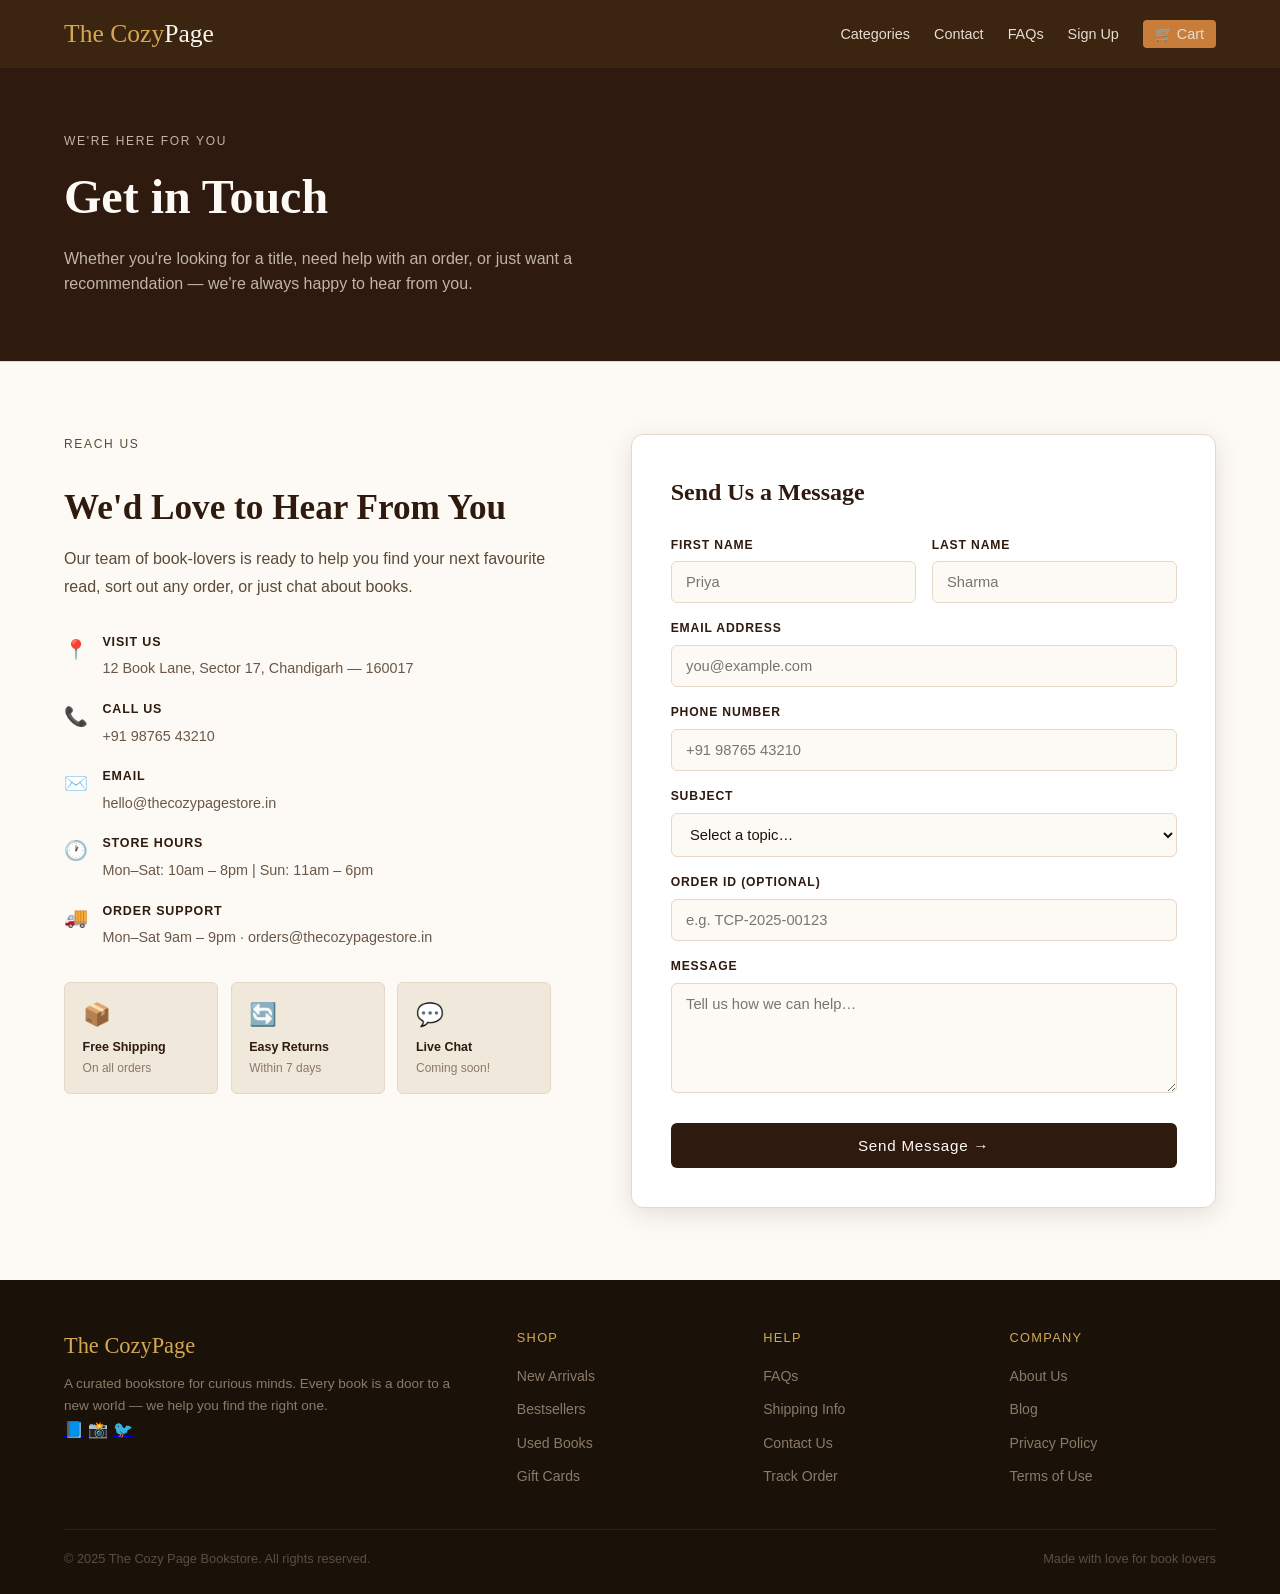
<file: contact.html>
<!DOCTYPE html>
<html>
<head>
  <title>Contact</title>
  <link rel="stylesheet" href="styles.css">
</head>
<style>
#contact { 
  padding: 4.5rem 5%; 
  background: #fdfaf5; 
  border-top: 1px solid #e5d8c8;
}
.contact-grid { 
  display: grid; 
  grid-template-columns: 1fr 1.2fr; 
  gap: 5rem; 
  align-items: start;
}
.contact-info h2 { 
  font-family: 'Cormorant Garamond', Georgia, serif; 
  font-size: 2.2rem; 
  font-weight: 600; 
  color: #2e1a0e; 
  margin-bottom: 1rem; 
  line-height: 1.2; 
}
.contact-info > p { 
  color: #5a4a38; 
  font-weight: 300; 
  margin-bottom: 2rem; 
  line-height: 1.75; 
}
.contact-detail { 
  display: flex; 
  gap: .9rem; 
  align-items: 
  flex-start; 
  margin-bottom: 1.2rem; 
}
.contact-detail .icon { 
  font-size: 1.2rem; 
  margin-top: .1rem; 
}
.contact-detail strong { 
  display: block; 
  font-size: .78rem; 
  font-weight: 600; 
  color: #2e1a0e; 
  text-transform: uppercase; 
  letter-spacing: .07em; 
  margin-bottom: .15rem; 
}
.contact-detail span { 
  font-size: .9rem; 
  color: #6a5748; 
  font-weight: 300; 
}
.form-card { 
  background: #fff; 
  border-radius: 12px; 
  padding: 2.4rem; 
  box-shadow: 0 6px 24px rgba(44,20,8,.12); 
  border: 1px solid #e5d8c8; 
}
.form-card h3 { 
  font-family:'Cormorant Garamond', Georgia, serif;
  font-size: 1.5rem;
  color: #2e1a0e;
  margin-bottom: 1.5rem; 
}
.form-row { 
  display: grid; 
  grid-template-columns: 1fr 1fr; 
  gap: 1rem; 
}
.form-group { 
  margin-bottom: 1rem; 
}
.form-group label { 
  display: block; 
  font-size: .76rem; 
  font-weight: 600; 
  color: #2e1a0e; 
  text-transform: uppercase; 
  letter-spacing: .07em; 
  margin-bottom: .4rem;
 }
.form-group input, .form-group select, .form-group textarea { 
  width: 100%; 
  padding: .75rem .9rem; 
  border: 1.5px solid #e5d8c8; 
  border-radius:6px; 
  font-family:'Outfit', sans-serif; 
  font-size: .92rem; 
  color: #1c1208;
  background: #fdfaf5; 
  outline: none; 
  transition: border-color 0.25s ease;
}
.form-group input:focus, .form-group select:focus, .form-group textarea:focus { 
  border-color: #c8763a; 
  background: #fff;
 }
.form-group textarea { 
  resize: vertical; 
  min-height: 110px; 
}
.form-submit { 
  width: 100%; 
  background: #2e1a0e; 
  color: #fdfaf5; 
  border: none; 
  padding: .9rem; 
  border-radius: 6px; 
  font-family:'Outfit', sans-serif; 
  font-size: .95rem; 
  font-weight: 500; 
  cursor: pointer; 
  letter-spacing: .05em; 
  transition: background 0.25s ease; 
  margin-top: .4rem; }
.form-submit:hover { 
  background: #c8763a; 
}
.contact-quick-cards {
  display: flex;
  gap: .8rem;
  margin-top: 2rem;
  flex-wrap: wrap;
}
.contact-quick-card {
  background: #f0e8da;
  border: 1px solid #e5d8c8;
  border-radius: 6px;
  padding: .9rem 1.1rem;
  flex: 1;
  min-width: 130px;
}
.contact-quick-card-icon {
  font-size: 1.4rem;
 }
.contact-quick-card-title {
  font-size: .78rem;
  font-weight: 600;
  color: #2e1a0e;
  margin: .3rem 0 .1rem;
}
.contact-quick-card-desc {
  font-size: .75rem;
  color: #8a7a6a;
  font-weight: 300;
}


</style>
<body>


<nav>
  <a href="index.html" class="nav-logo">The Cozy<span>Page</span></a>
  <ul class="nav-links">
    <li><a href="categories.html">Categories</a></li>
    <li><a href="contact.html" class="nav-active">Contact</a></li>
    <li><a href="FAQs.html">FAQs</a></li>
     <li><a href="login.html">Sign Up</a></li>
    <li><a href="cart.html" class="nav-cta">🛒 Cart</a></li>
  </ul>
</nav>

<section class="page-hero">
  <p class="section-label">We're Here for You</p>
  <h1>Get in Touch</h1>
  <p>Whether you're looking for a title, need help with an order, or just want a recommendation — we're always happy to hear from you.</p>
</section>

<section id="contact">
  <div class="contact-grid">

    <div class="contact-info">
      <p class="section-label">Reach Us</p>
      <h2>We'd Love to Hear From You</h2>
      <p>Our team of book-lovers is ready to help you find your next favourite read, sort out any order, or just chat about books.</p>

      <div class="contact-detail">
        <span class="icon">📍</span>
        <div>
          <strong>Visit Us</strong>
          <span>12 Book Lane, Sector 17, Chandigarh — 160017</span>
        </div>
      </div>
      <div class="contact-detail">
        <span class="icon">📞</span>
        <div>
          <strong>Call Us</strong>
          <span>+91 98765 43210</span>
        </div>
      </div>
      <div class="contact-detail">
        <span class="icon">✉️</span>
        <div>
          <strong>Email</strong>
          <span>hello@thecozypagestore.in</span>
        </div>
      </div>
      <div class="contact-detail">
        <span class="icon">🕐</span>
        <div>
          <strong>Store Hours</strong>
          <span>Mon–Sat: 10am – 8pm | Sun: 11am – 6pm</span>
        </div>
      </div>
      <div class="contact-detail">
        <span class="icon">🚚</span>
        <div>
          <strong>Order Support</strong>
          <span>Mon–Sat 9am – 9pm · orders@thecozypagestore.in</span>
        </div>
      </div>

      <div class="contact-quick-cards">
        <div class="contact-quick-card">
          <div class="contact-quick-card-icon">📦</div>
          <div class="contact-quick-card-title">Free Shipping</div>
          <div class="contact-quick-card-desc">On all orders</div>
        </div>
        <div class="contact-quick-card">
          <div class="contact-quick-card-icon">🔄</div>
          <div class="contact-quick-card-title">Easy Returns</div>
          <div class="contact-quick-card-desc">Within 7 days</div>
        </div>
        <div class="contact-quick-card">
          <div class="contact-quick-card-icon">💬</div>
          <div class="contact-quick-card-title">Live Chat</div>
          <div class="contact-quick-card-desc">Coming soon!</div>
        </div>
      </div>
    </div>

    <!-- <div class="form-card"> -->
      <form class="form-card">
      <h3>Send Us a Message</h3>
      <div class="form-row">
        <div class="form-group">
          <label for="fname">First Name</label>
          <input type="text" id="fname" placeholder="Priya">
        </div>
        <div class="form-group">
          <label for="lname">Last Name</label>
          <input type="text" id="lname" placeholder="Sharma">
        </div>
      </div>
      <div class="form-group">
        <label for="email">Email Address</label>
        <input type="email" id="email" placeholder="you@example.com">
      </div>
      <div class="form-group">
        <label for="phone">Phone Number</label>
        <input type="tel" id="phone" placeholder="+91 98765 43210">
      </div>
      <div class="form-group">
        <label for="subject">Subject</label>
        <select id="subject">
          <option value="">Select a topic…</option>
          <option>Book Inquiry</option>
          <option>Order &amp; Delivery</option>
          <option>Bulk Orders</option>
          <option>Returns &amp; Refunds</option>
          <option>Book Recommendation</option>
          <option>Gift Wrapping</option>
          <option>Membership / Loyalty</option>
          <option>Other</option>
        </select>
      </div>
      <div class="form-group">
        <label for="order">Order ID (optional)</label>
        <input type="text" id="order" placeholder="e.g. TCP-2025-00123">
      </div>
      <div class="form-group">
        <label for="message">Message</label>
        <textarea id="message" placeholder="Tell us how we can help…"></textarea>
      </div>
      <button class="form-submit" type="submit">Send Message →</button>
    </div>

  </form>
</section>

<footer>
  <div class="footer-grid">
    <div class="footer-brand">
      <div class="logo">The CozyPage</div>
      <p>A curated bookstore for curious minds. Every book is a door to a new world — we help you find the right one.</p>
      <div class="footer-social">
        <a href="#" class="social-link">📘</a>
        <a href="#" class="social-link">📸</a>
        <a href="#" class="social-link">🐦</a>
      </div>
    </div>
    <div class="footer-col">
      <h4>Shop</h4>
      <ul>
        <li><a href="#">New Arrivals</a></li>
        <li><a href="#">Bestsellers</a></li>
        <li><a href="#">Used Books</a></li>
        <li><a href="#">Gift Cards</a></li>
      </ul>
    </div>
    <div class="footer-col">
      <h4>Help</h4>
      <ul>
        <li><a href="FAQs.html">FAQs</a></li>
        <li><a href="#">Shipping Info</a></li>
        <li><a href="contact.html">Contact Us</a></li>
        <li><a href="#">Track Order</a></li>
      </ul>
    </div>
    <div class="footer-col">
      <h4>Company</h4>
      <ul>
        <li><a href="#">About Us</a></li>
        <li><a href="#">Blog</a></li>
        <li><a href="#">Privacy Policy</a></li>
        <li><a href="#">Terms of Use</a></li>
      </ul>
    </div>
  </div>
  <div class="footer-bottom">
    <span>© 2025 The Cozy Page Bookstore. All rights reserved.</span>
    <span>Made with love for book lovers</span>
  </div>
</footer>

<script src="contact.js"></script>
</body>
</html>
</file>
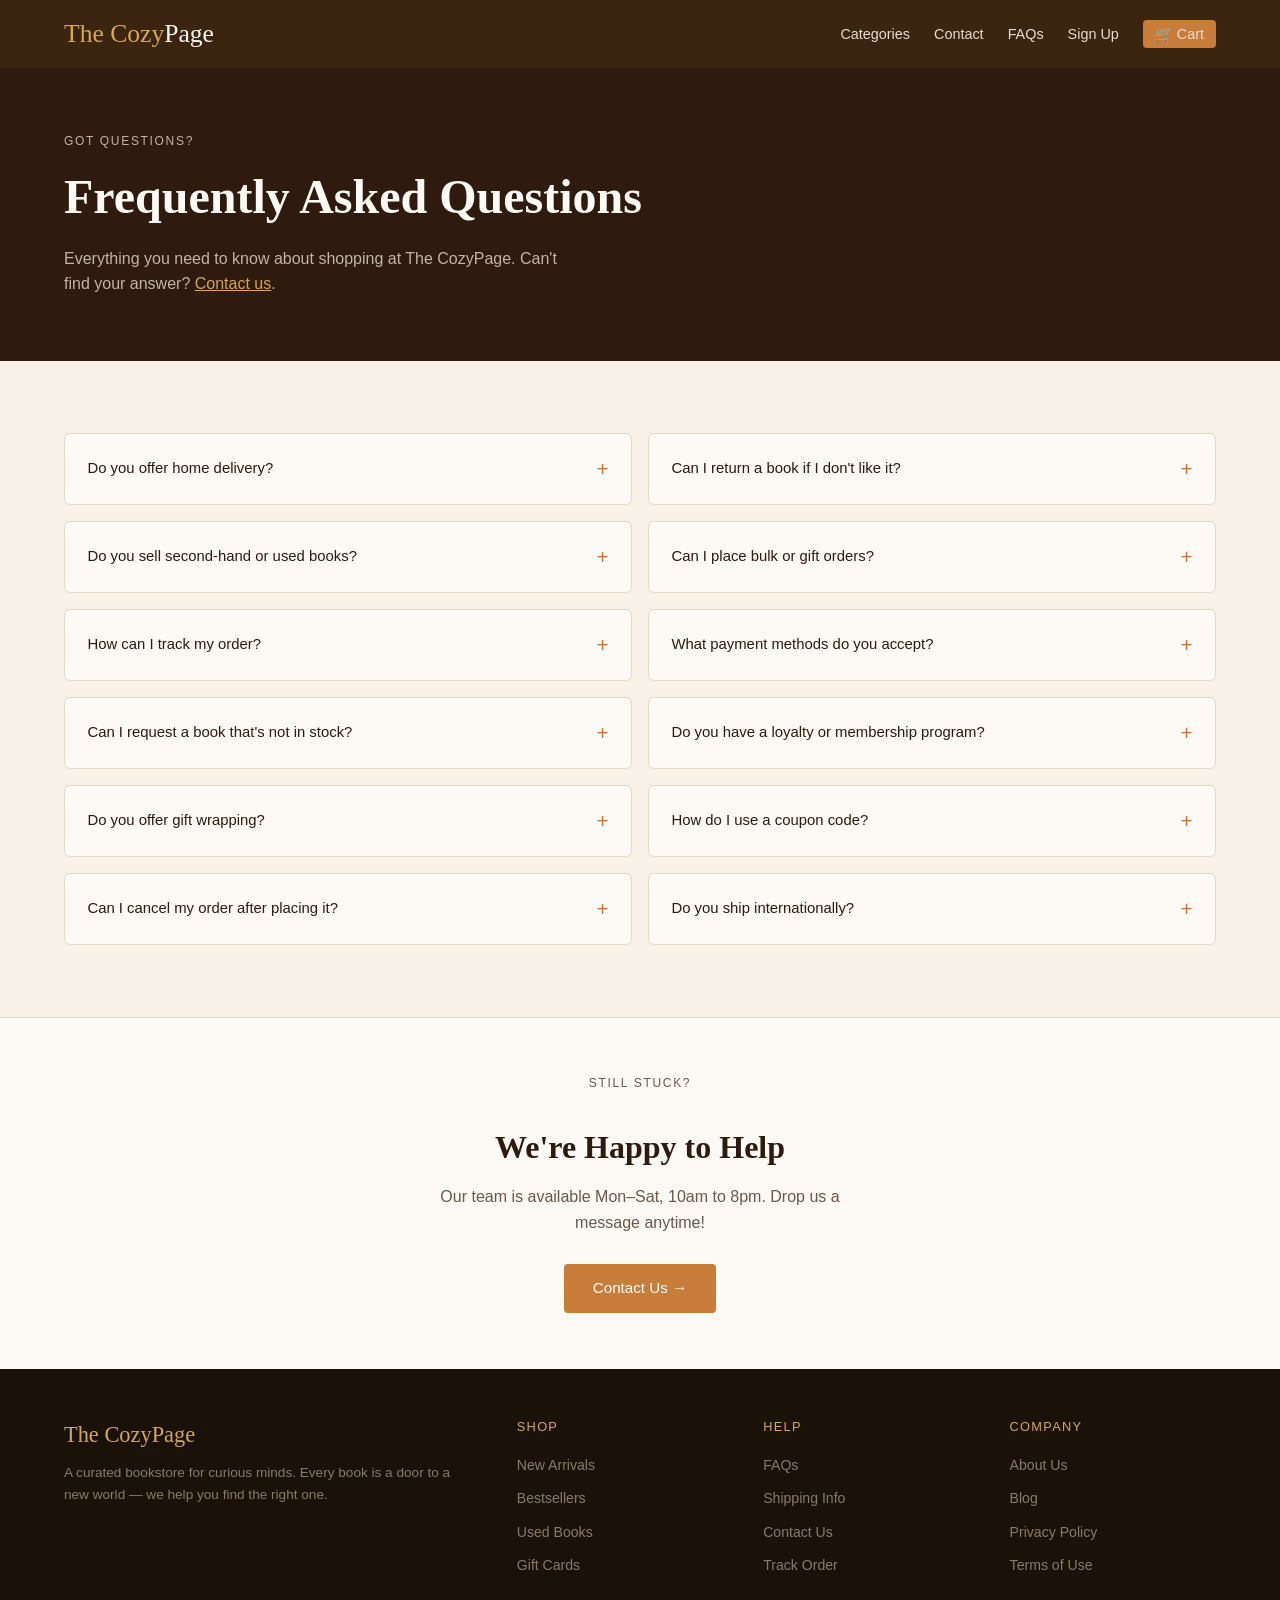
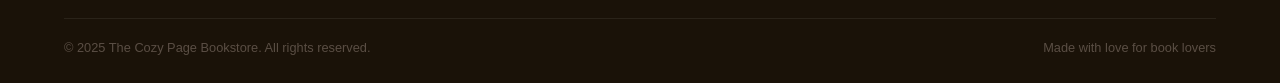
<file: FAQs.html>
<!DOCTYPE html>
<html lang="en">
<head>
    <meta charset="UTF-8">
    <meta name="viewport" content="width=device-width, initial-scale=1.0">
    <title>Document</title>
  <link rel="stylesheet" href="styles.css">
  <style>
#faq { 
  padding: 4.5rem 5%; 
  background: #f7f1e8; 
}
#faq h2 { 
  font-family: 'Cormorant Garamond', Georgia, serif; 
  font-size: 2.1rem; 
  color: #2e1a0e; 
  margin-bottom: 2.5rem;
}
.faq-grid { 
  display: grid; 
  grid-template-columns: 1fr 1fr; 
  gap: 1rem;
}
.faq-item { 
  background: #fdfaf5; 
  border: 1.5px solid #e5d8c8; 
  border-radius: 6px; 
  overflow: hidden;
}
.faq-item input[type="checkbox"] { 
  display: none; 
}
.faq-question { 
  width: 100%; 
  background: none; 
  border: none; 
  padding: 1.15rem 1.4rem; 
  display: flex; 
  justify-content: space-between; 
  align-items: center; 
  font-family:'Outfit', sans-serif; 
  font-size: .93rem; 
  font-weight: 500; 
  color: #2e1a0e; 
  cursor: pointer; 
  transition: background 0.25s ease; 
}
.faq-question:hover {
  background: #f0e8da;
 }
.faq-icon { 
  font-size: 1.3rem; 
  color: #c8763a; 
  flex-shrink: 0; 
  margin-left: .8rem; 
  font-weight: 300; 
  transition: transform .25s ease;
}
.faq-answer { 
  max-height: 0; 
  overflow: hidden; 
  transition: max-height .35s ease, 
  padding .25s ease; 
  padding: 0 1.4rem; 
  font-size: .9rem; 
  color: #5a4a38; 
  font-weight: 300; 
  line-height: 1.75; 
}
.faq-item input:checked ~ .faq-answer { 
  max-height: 320px;
  padding: 0 1.4rem 1.2rem;
}
.faq-item input:checked ~ .faq-question .faq-icon { 
  transform: rotate(45deg);
}

/* FAQ still-need-help CTA section */
.faq-cta {
  background:#fdfaf5;
  padding: 3.5rem 5%;
  text-align: center;
  border-top: 1px solid #e5d8c8;
}
.faq-cta h2 {
  font-family: 'Cormorant Garamond', Georgia, serif;
  font-size: 2rem;
  color: #2e1a0e;
  margin-bottom: .7rem;
}
.faq-cta p {
  color: #6a5748;
  font-weight: 300;
  margin-bottom: 1.8rem;
  max-width: 400px;
  margin-left: auto;
  margin-right: auto;
}
</style>
    
</head>
<body>
<nav>
  <a href="index.html" class="nav-logo">The Cozy<span>Page</span></a>
  <ul class="nav-links">
    <li><a href="categories.html">Categories</a></li>
    <li><a href="contact.html">Contact</a></li>
    <li><a href="FAQs.html" class="nav-active">FAQs</a></li>
     <li><a href="login.html">Sign Up</a></li>
    <li><a href="cart.html" class="nav-cta">🛒 Cart</a></li>
  </ul>
</nav>

<section class="page-hero">
  <p class="section-label">Got Questions?</p>
  <h1>Frequently Asked Questions</h1>
  <p>Everything you need to know about shopping at The CozyPage. Can't find your answer? <a href="contact.html">Contact us</a>.</p>
</section>

<section id="faq">
  <div class="faq-grid">

    <div class="faq-item">
      <input type="checkbox" id="faq1">
      <label class="faq-question" for="faq1">
        Do you offer home delivery?
        <span class="faq-icon">+</span>
      </label>
      <div class="faq-answer">Yes! We deliver across India. Orders above ₹499 get free shipping. Standard delivery takes 3–5 business days. Express delivery (1–2 days) is available at an additional charge of ₹99.</div>
    </div>

    <div class="faq-item">
      <input type="checkbox" id="faq2">
      <label class="faq-question" for="faq2">
        Can I return a book if I don't like it?
        <span class="faq-icon">+</span>
      </label>
      <div class="faq-answer">We accept returns within 7 days of delivery, provided the book is in its original condition. Simply contact us and we'll arrange a pickup. Refunds are processed within 5–7 business days.</div>
    </div>

    <div class="faq-item">
      <input type="checkbox" id="faq3">
      <label class="faq-question" for="faq3">
        Do you sell second-hand or used books?
        <span class="faq-icon">+</span>
      </label>
      <div class="faq-answer">Absolutely! We have a curated section of pre-loved books in excellent condition at 40–60% off the original price. Visit our store or check the "Used Books" section online.</div>
    </div>

    <div class="faq-item">
      <input type="checkbox" id="faq4">
      <label class="faq-question" for="faq4">
        Can I place bulk or gift orders?
        <span class="faq-icon">+</span>
      </label>
      <div class="faq-answer">Yes! We offer special discounts for bulk orders (10+ books). We also provide custom gift wrapping and personalised notes. Contact us via the form for a custom quote.</div>
    </div>

    <div class="faq-item">
      <input type="checkbox" id="faq5">
      <label class="faq-question" for="faq5">
        How can I track my order?
        <span class="faq-icon">+</span>
      </label>
      <div class="faq-answer">Once your order is shipped, you'll receive a tracking link via email and SMS. You can also enter your order ID on our tracking page to get real-time updates.</div>
    </div>

    <div class="faq-item">
      <input type="checkbox" id="faq6">
      <label class="faq-question" for="faq6">
        What payment methods do you accept?
        <span class="faq-icon">+</span>
      </label>
      <div class="faq-answer">We accept UPI, Credit/Debit Cards, Net Banking, and Cash on Delivery. All online payments are secured with 256-bit SSL encryption.</div>
    </div>

    <div class="faq-item">
      <input type="checkbox" id="faq7">
      <label class="faq-question" for="faq7">
        Can I request a book that's not in stock?
        <span class="faq-icon">+</span>
      </label>
      <div class="faq-answer">Yes! Use the contact form to request a specific title. We'll do our best to source it within 7–10 business days and notify you once it's available.</div>
    </div>

    <div class="faq-item">
      <input type="checkbox" id="faq8">
      <label class="faq-question" for="faq8">
        Do you have a loyalty or membership program?
        <span class="faq-icon">+</span>
      </label>
      <div class="faq-answer">Yes! Our PageTurner Club members earn 1 point per ₹10 spent. Points can be redeemed for discounts on future purchases. Membership is free — sign up with any order!</div>
    </div>

    <div class="faq-item">
      <input type="checkbox" id="faq9">
      <label class="faq-question" for="faq9">
        Do you offer gift wrapping?
        <span class="faq-icon">+</span>
      </label>
      <div class="faq-answer">Yes! We offer beautiful gift wrapping with a personalised handwritten message card for just ₹49 per item. Select the gift wrap option at checkout.</div>
    </div>

    <div class="faq-item">
      <input type="checkbox" id="faq10">
      <label class="faq-question" for="faq10">
        How do I use a coupon code?
        <span class="faq-icon">+</span>
      </label>
      <div class="faq-answer">On the cart page, enter your coupon code in the "Enter coupon code" field and click Apply. The discount will be automatically reflected in your order total.</div>
    </div>

    <div class="faq-item">
      <input type="checkbox" id="faq11">
      <label class="faq-question" for="faq11">
        Can I cancel my order after placing it?
        <span class="faq-icon">+</span>
      </label>
      <div class="faq-answer">Orders can be cancelled within 2 hours of placement. After that, the order enters processing and cannot be cancelled. Please contact us immediately if you need to cancel.</div>
    </div>

    <div class="faq-item">
      <input type="checkbox" id="faq12">
      <label class="faq-question" for="faq12">
        Do you ship internationally?
        <span class="faq-icon">+</span>
      </label>
      <div class="faq-answer">Currently we ship only within India. We are working on international shipping and hope to launch it soon. Subscribe to our newsletter to be the first to know!</div>
    </div>

  </div>
</section>

<section class="faq-cta">
  <p class="section-label">Still Stuck?</p>
  <h2>We're Happy to Help</h2>
  <p>Our team is available Mon–Sat, 10am to 8pm. Drop us a message anytime!</p>
  <a href="contact.html" class="btn-primary">Contact Us →</a>
</section>

<footer>
  <div class="footer-grid">
    <div class="footer-brand">
      <div class="logo">The CozyPage</div>
      <p>A curated bookstore for curious minds. Every book is a door to a new world — we help you find the right one.</p>
    </div>
    <div class="footer-col">
      <h4>Shop</h4>
      <ul>
        <li><a href="#">New Arrivals</a></li>
        <li><a href="#">Bestsellers</a></li>
        <li><a href="#">Used Books</a></li>
        <li><a href="#">Gift Cards</a></li>
      </ul>
    </div>
    <div class="footer-col">
      <h4>Help</h4>
      <ul>
        <li><a href="FAQs.html">FAQs</a></li>
        <li><a href="#">Shipping Info</a></li>
        <li><a href="contact.html">Contact Us</a></li>
        <li><a href="#">Track Order</a></li>
      </ul>
    </div>
    <div class="footer-col">
      <h4>Company</h4>
      <ul>
        <li><a href="#">About Us</a></li>
        <li><a href="#">Blog</a></li>
        <li><a href="#">Privacy Policy</a></li>
        <li><a href="#">Terms of Use</a></li>
      </ul>
    </div>
  </div>
  <div class="footer-bottom">
    <span>© 2025 The Cozy Page Bookstore. All rights reserved.</span>
    <span>Made with love for book lovers</span>
  </div>
</footer>


  </div>
</section>
</body>
</html>
</file>
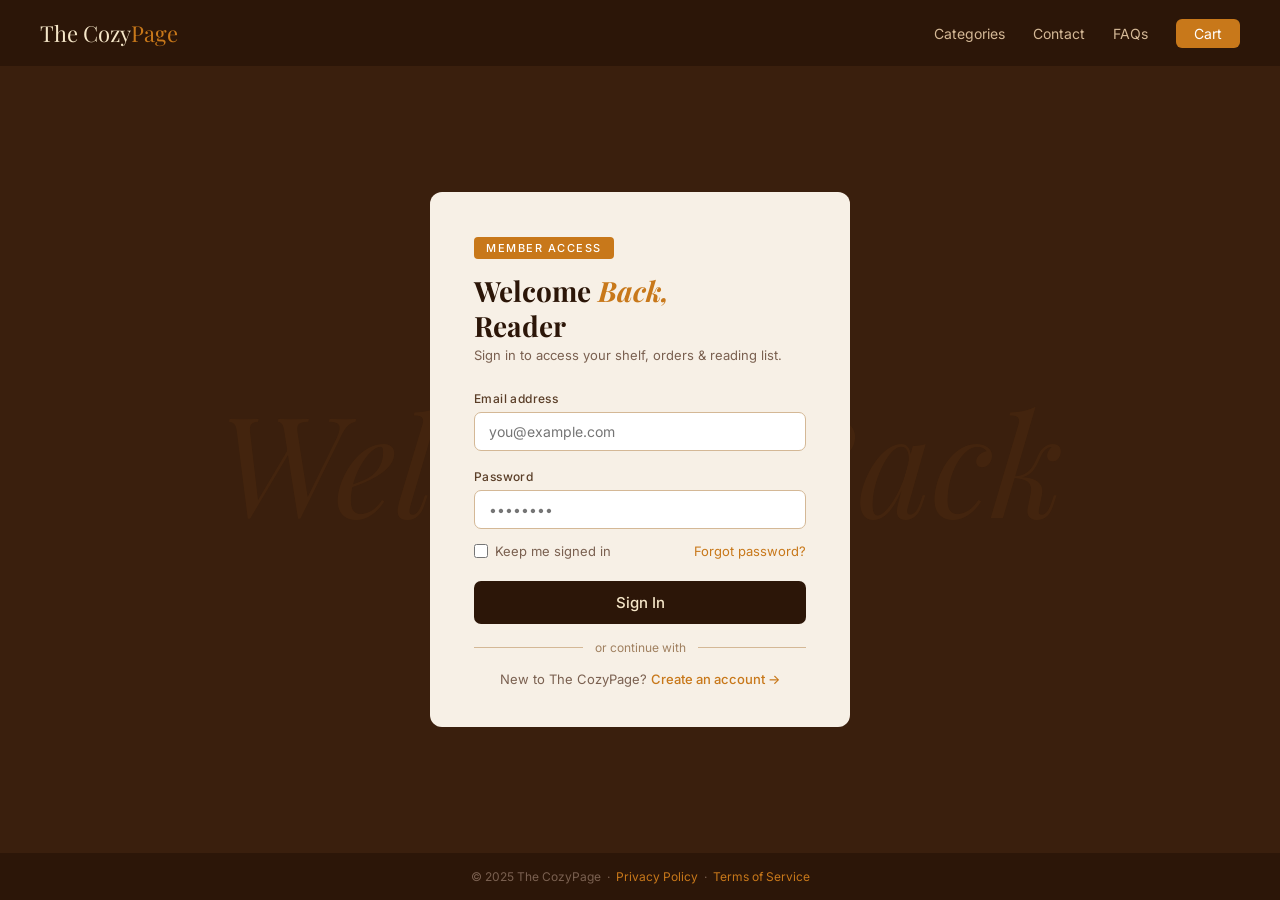
<file: login.html>
<!DOCTYPE html>
<html lang="en">
<head>
  <meta charset="UTF-8" />
  <meta name="viewport" content="width=device-width, initial-scale=1.0"/>
  <title>Login – The CozyPage</title>
  <link rel="preconnect" href="https://fonts.googleapis.com">
  <link href="https://fonts.googleapis.com/css2?family=Playfair+Display:ital,wght@0,400;0,700;1,400&family=Inter:wght@400;500;600&display=swap" rel="stylesheet">
  <style>
    *, *::before, *::after { box-sizing: border-box; margin: 0; padding: 0; }

    body {
      min-height: 100vh;
      background-color: #3a1f0d;
      display: flex;
      flex-direction: column;
      font-family: 'Inter', sans-serif;
    }

    nav {
      display: flex;
      justify-content: space-between;
      align-items: center;
      padding: 18px 40px;
      background: #2c1608;
    }

    .logo {
      font-family: 'Playfair Display', serif;
      font-size: 22px;
      color: #f5e6c8;
      text-decoration: none;
    }

    .logo span { color: #c8781a; }

    .nav-links {
      display: flex;
      gap: 28px;
      align-items: center;
      list-style: none;
    }

    .nav-links a {
      color: #d4b896;
      text-decoration: none;
      font-size: 14px;
      transition: color 0.2s;
    }

    .nav-links a:hover { color: #f5e6c8; }

    .nav-cart {
      background: #c8781a;
      color: #fff !important;
      padding: 6px 18px;
      border-radius: 6px;
    }

    main {
      flex: 1;
      display: flex;
      align-items: center;
      justify-content: center;
      padding: 40px 20px;
      position: relative;
      overflow: hidden;
    }

    .bg-text {
      position: absolute;
      font-family: 'Playfair Display', serif;
      font-size: 140px;
      color: rgba(200, 120, 26, 0.07);
      font-style: italic;
      user-select: none;
      top: 50%;
      left: 50%;
      transform: translate(-50%, -50%);
      white-space: nowrap;
      pointer-events: none;
    }

    .card {
      background: #f7f0e6;
      border-radius: 12px;
      padding: 44px 44px 40px;
      width: 100%;
      max-width: 420px;
      position: relative;
      z-index: 1;
    }

    .badge {
      display: inline-block;
      background: #c8781a;
      color: #fff;
      font-size: 11px;
      letter-spacing: 1.5px;
      text-transform: uppercase;
      padding: 4px 12px;
      border-radius: 4px;
      margin-bottom: 14px;
      font-weight: 500;
    }

    .card-title {
      font-family: 'Playfair Display', serif;
      font-size: 28px;
      color: #2c1608;
      margin-bottom: 4px;
      line-height: 1.25;
    }

    .card-title em { color: #c8781a; }

    .card-sub {
      font-size: 13px;
      color: #7a6050;
      margin-bottom: 28px;
    }

    .field { margin-bottom: 18px; }

    label.field-label {
      display: block;
      font-size: 12px;
      font-weight: 500;
      color: #5a3e28;
      margin-bottom: 6px;
      letter-spacing: 0.4px;
    }

    input[type="email"],
    input[type="password"] {
      width: 100%;
      padding: 10px 14px;
      border: 1px solid #d4b896;
      border-radius: 7px;
      background: #fff;
      font-size: 14px;
      color: #2c1608;
      outline: none;
      transition: border-color 0.2s, box-shadow 0.2s;
      font-family: 'Inter', sans-serif;
    }

    input[type="email"]:focus,
    input[type="password"]:focus {
      border-color: #c8781a;
      box-shadow: 0 0 0 3px rgba(200, 120, 26, 0.12);
    }

    .row {
      display: flex;
      justify-content: space-between;
      align-items: center;
      margin-bottom: 22px;
      margin-top: -4px;
    }

    .remember {
      display: flex;
      align-items: center;
      gap: 7px;
      font-size: 13px;
      color: #7a6050;
      cursor: pointer;
    }

    .remember input[type="checkbox"] {
      accent-color: #c8781a;
      width: 14px;
      height: 14px;
      cursor: pointer;
    }

    .forgot {
      font-size: 13px;
      color: #c8781a;
      text-decoration: none;
    }

    .forgot:hover { text-decoration: underline; }

    .btn-primary {
      width: 100%;
      padding: 12px;
      background: #2c1608;
      color: #f5e6c8;
      border: none;
      border-radius: 7px;
      font-size: 15px;
      font-weight: 500;
      cursor: pointer;
      transition: background 0.2s;
      margin-bottom: 16px;
      font-family: 'Inter', sans-serif;
    }

    .btn-primary:hover { background: #3d2010; }

    .divider {
      display: flex;
      align-items: center;
      gap: 12px;
      margin-bottom: 16px;
    }

    .divider-line {
      flex: 1;
      height: 1px;
      background: #d4b896;
    }

    .divider span {
      font-size: 12px;
      color: #a08060;
    }

    .btn-outline {
      width: 100%;
      padding: 11px;
      background: transparent;
      color: #5a3e28;
      border: 1px solid #d4b896;
      border-radius: 7px;
      font-size: 14px;
      cursor: pointer;
      transition: border-color 0.2s, background 0.2s;
      margin-bottom: 22px;
      display: flex;
      align-items: center;
      justify-content: center;
      gap: 8px;
      font-family: 'Inter', sans-serif;
    }

    .btn-outline:hover {
      border-color: #c8781a;
      background: rgba(200, 120, 26, 0.04);
    }

    .g-icon {
      width: 16px;
      height: 16px;
      border-radius: 50%;
      background: #fff;
      border: 1px solid #d4b896;
      display: flex;
      align-items: center;
      justify-content: center;
      font-size: 11px;
      font-weight: 700;
      color: #4285F4;
      flex-shrink: 0;
    }

    .signup-text {
      text-align: center;
      font-size: 13px;
      color: #7a6050;
    }

    .signup-text a {
      color: #c8781a;
      text-decoration: none;
      font-weight: 500;
    }

    .signup-text a:hover { text-decoration: underline; }

    footer {
      background: #2c1608;
      text-align: center;
      padding: 16px;
      font-size: 12px;
      color: #7a6050;
    }

    footer a { color: #c8781a; text-decoration: none; }
    footer a:hover { text-decoration: underline; }

    @media (max-width: 480px) {
      nav { padding: 14px 20px; }
      .nav-links { gap: 14px; }
      .card { padding: 32px 24px 28px; }
      .bg-text { font-size: 72px; }
    }
  </style>
</head>
<body>
  <nav>
    <a href="index.html" class="logo">The Cozy<span>Page</span></a>
    <ul class="nav-links">
      <li><a href="categories.html">Categories</a></li>
      <li><a href="contact.html">Contact</a></li>
      <li><a href="FAQs.html">FAQs</a></li>
      <li><a href="cart.html" class="nav-cart">Cart</a></li>
    </ul>
  </nav>

  <main>
    <div class="bg-text">Welcome Back</div>

    <div class="card">
      <div class="badge">Member Access</div>
      <h1 class="card-title">Welcome <em>Back,</em><br>Reader</h1>
      <p class="card-sub">Sign in to access your shelf, orders &amp; reading list.</p>

      <form action="#" method="POST">
        <div class="field">
          <label class="field-label" for="email">Email address</label>
          <input type="email" id="email" name="email" placeholder="you@example.com" required />
        </div>

        <div class="field">
          <label class="field-label" for="password">Password</label>
          <input type="password" id="password" name="password" placeholder="••••••••" required />
        </div>

        <div class="row">
          <label class="remember">
            <input type="checkbox" name="remember" /> Keep me signed in
          </label>
          <a href="#" class="forgot">Forgot password?</a>
        </div>

        <button type="submit" class="btn-primary">Sign In</button>
      </form>

      <div class="divider">
        <div class="divider-line"></div>
        <span>or continue with</span>
        <div class="divider-line"></div>
      </div>
      
      <p class="signup-text">New to The CozyPage? <a href="signup.html">Create an account →</a></p>
    </div>
  </main>

  <footer>
    © 2025 The CozyPage &nbsp;·&nbsp; <a href="#">Privacy Policy</a> &nbsp;·&nbsp; <a href="#">Terms of Service</a>
  </footer>
  <script src="login.js"></script>

</body>
</html>
</file>
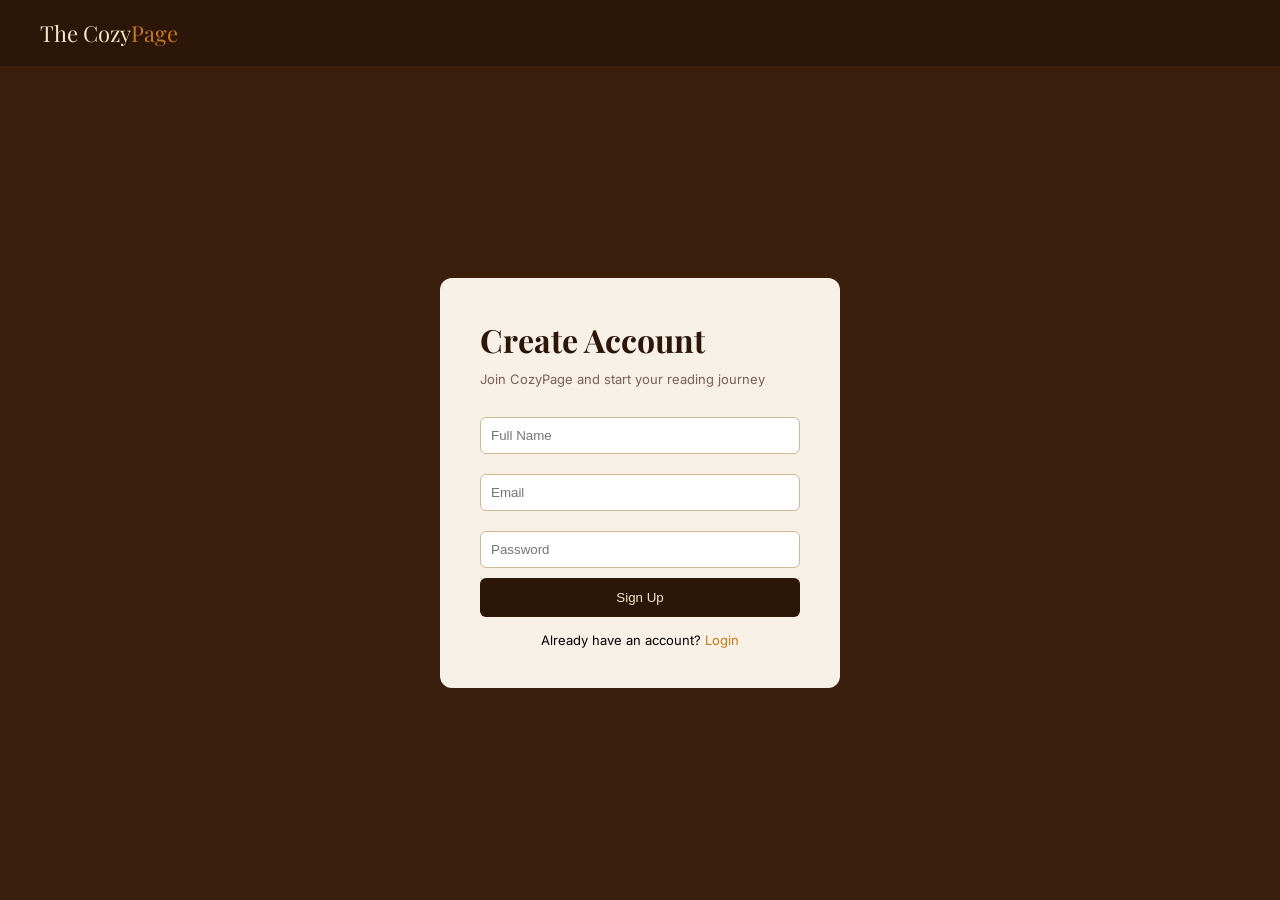
<file: signup.html>
<!DOCTYPE html>
<html lang="en">
<head>
<meta charset="UTF-8">
<meta name="viewport" content="width=device-width, initial-scale=1.0"/>
<title>Sign Up – The CozyPage</title>

<link href="https://fonts.googleapis.com/css2?family=Playfair+Display&family=Inter&display=swap" rel="stylesheet">

<style>
* { box-sizing: border-box; margin: 0; padding: 0; }

body {
  min-height: 100vh;
  background-color: #3a1f0d;
  font-family: 'Inter', sans-serif;
  display: flex;
  flex-direction: column;
}

/* NAV */
nav {
  padding: 18px 40px;
  background: #2c1608;
}

.logo {
  font-family: 'Playfair Display', serif;
  color: #f5e6c8;
  text-decoration: none;
  font-size: 22px;
}

.logo span { color: #c8781a; }

/* MAIN */
main {
  flex: 1;
  display: flex;
  align-items: center;
  justify-content: center;
}

/* CARD */
.card {
  background: #f7f0e6;
  padding: 40px;
  border-radius: 12px;
  width: 100%;
  max-width: 400px;
}

.card h1 {
  font-family: 'Playfair Display', serif;
  color: #2c1608;
  margin-bottom: 10px;
}

.sub {
  font-size: 13px;
  color: #7a6050;
  margin-bottom: 20px;
}

/* INPUT */
input {
  width: 100%;
  padding: 10px;
  margin: 10px 0;
  border: 1px solid #d4b896;
  border-radius: 6px;
}

/* BUTTON */
.btn {
  width: 100%;
  padding: 12px;
  background: #2c1608;
  color: #f5e6c8;
  border: none;
  border-radius: 6px;
  cursor: pointer;
}

.btn:hover {
  background: #3d2010;
}

/* LINK */
.link {
  text-align: center;
  margin-top: 15px;
  font-size: 13px;
}

.link a {
  color: #c8781a;
  text-decoration: none;
}
</style>
</head>

<body>

<nav>
  <a href="index.html" class="logo">The Cozy<span>Page</span></a>
</nav>

<main>
  <div class="card">
    <h1>Create Account </h1>
    <p class="sub">Join CozyPage and start your reading journey</p>

    <form id="signupForm">

      <input type="text" id="name" placeholder="Full Name" required>
      <input type="email" id="email" placeholder="Email" required>
      <input type="password" id="password" placeholder="Password" required>

      <button class="btn">Sign Up</button>

    </form>

    <div class="link">
      Already have an account? <a href="login.html">Login</a>
    </div>
  </div>
</main>

<script src="signup.js"></script>

</body>
</html>
</file>
<file: styles.css>
/* RESET */

* {
  box-sizing: border-box;
  margin: 0;
  padding: 0;
}
body {
  background: #f9f4ec;
  color: #1a1208;
  font-family: 'DM Sans', sans-serif;
  line-height: 1.6;
}
/* cart,index page */
#books { 
  padding: 4rem 5%; 
}
.books-grid { 
  display: grid; 
  grid-template-columns: repeat(auto-fill,minmax(185px, 1fr)); 
  gap: 1.5rem; 
}

.book-card { 
  background: #fdfaf5; 
  border-radius: 12px; 
  border: 1px solid #e5d8c8; 
  overflow: hidden; 
  display: flex; 
  flex-direction: column; 
  transition: transform 0.25s ease,box-shadow 0.25s ease; 
  box-shadow:  0 2px 8px rgba(44,20,8,.08); 
}
.book-card:hover { 
  transform: translateY(-6px); 
  box-shadow:  0 6px 24px rgba(44,20,8,.12);
}
.imgbook { 
  width: 100%; 
  height: 240px; 
  overflow: hidden; 
  position: relative; 
  background: #f0e8da;
}
.imgbook img { 
  width: 100%; 
  height: 100%; 
  object-fit: cover; 
  object-position: top; 
  transition: transform .4s ease;
}
.book-card:hover .imgbook img { 
  transform: scale(1.06);
}
.book-tag { 
  position: absolute;
  top: 10px; 
  left: 10px; 
  font-size: .62rem; 
  font-weight: 600; 
  letter-spacing: .08em; 
  text-transform: uppercase; 
  padding: .22rem .6rem; 
  border-radius: 3px;
}
.tag-best { 
  background: #d4a84b; 
  color: #2e1a0e;
}
.tag-new  { 
  background:#7a8c6e ; 
  color: #fff; 
}
.tag-sale { 
  background: #c0392b; 
  color: #fff;
}
.book-info { 
  padding: 1rem; 
  display: flex; 
  flex-direction: column; 
  flex: 1;
}
.book-info h3 { 
  font-family: 'Cormorant Garamond', Georgia, serif; 
  font-size: 1.05rem; 
  font-weight: 600; 
  color:#2e1a0e; 
  line-height: 1.3; 
  min-height: 2.6rem; 
  margin-bottom: .3rem;
}
.author { 
  font-family: 'Dancing Script', cursive; 
  font-size: .92rem; 
  color: #8b7055; 
  margin-bottom: .6rem;
}
.book-footer { 
  margin-top: auto; 
  display: flex; 
  align-items: center; 
  gap: .6rem; 
  flex-wrap: wrap; 
  padding-top: .5rem; 
  border-top: 1px solid #e5d8c8;
}
.price { 
  font-size: 1rem; 
  font-weight: 600; 
  color: #c8763a;
}
.before-price { 
  font-size: .82rem; 
  color: #bbb; 
  text-decoration: line-through;
}
.add-cart { 
  margin-top: .7rem; 
  width: 100%; 
  padding: .52rem; 
  background:#2e1a0e;
  color: #fff; 
  border: none; 
  border-radius: 6px;
  font-size: .82rem;
  font-weight: 500; 
  letter-spacing: .04em; 
  transition: background 0.25s ease, 
  transform .15s; 
}
.add-cart:hover { 
  background: #c8763a; 
  transform: translateY(-1px);
}

/* NAV */
nav {
  background: #3b2410;
  padding: 0 5%;
  display: flex;
  align-items: center;
  justify-content: space-between;
  height: 68px;
}

.nav-logo {
  font-family: 'Playfair Display', serif;
  font-size: 1.6rem;
  color: #d4a852;
  text-decoration: none;
}

.nav-logo span {
  color: #f9f4ec;
}

.nav-links {
  list-style: none;
  display: flex;
  gap: 1.5rem;
}

.nav-links a {
  color: #e8ddd0;
  text-decoration: none;
  font-size: 0.9rem;
}

.nav-links a:hover {
  color: #d4a852;
}

.nav-cta {
  background: #c97d3a;
  padding: 6px 12px;
  border-radius: 4px;
}

/* HERO */
.hero {
      background: #3b2410;
      color:#f9f4ec;
      padding: 80px 60px;
      gap: 4rem;
      align-items: center;
      position: relative;
      overflow: hidden;
      padding-right: 420px;
      display: flex;
      justify-content: space-between;
    }

    .hero::before {
      content: '"';
      position: absolute;
      right: 5%;
      top: -2rem;
      font-family:'Playfair Display', Georgia, serif;
      font-size: 28rem;
      color: rgba(255,255,255,0.03);
      line-height: 1;
      pointer-events: none;
    }

    .hero-tag {
      display: inline-block;
      background: #c97d3a;
      color:  #fdfaf5;
      font-size: 0.75rem;
      font-weight: 500;
      letter-spacing: 0.12em;
      text-transform: uppercase;
      padding: 0.3rem 0.8rem;
      border-radius: 2px;
      margin-bottom: 1.2rem;
    }

    .hero-image{
    position:absolute;
      
      top:5px;
      right:300px;
      width:400px;
      border-radius:20px;
    
    }
    .hero-image img{
    
      width:500px;
      border-radius: 20px;
      box-shadow: 0 10 25px rgba(0,0,0,0.3);
      transition: transform 0.3s ease;

    }
    .hero-image img:hover{
      transform: scale(1.05);
    }
    .hero-content{
      flex:1;
    }
    .hero h1 {
      font-family: 'Playfair Display', Georgia, serif;
      font-size: clamp(2.4rem, 5vw, 3.8rem);
      line-height: 1.15;
      margin-bottom: 1.2rem;
      color: #fdfaf5;
      grid-column: 1;
    }

    .hero h1 em { color: #d4a852; font-style: italic; }

    .hero p {
      color:#e8ddd0;
      font-size: 1.05rem;
      max-width: 420px;
      margin-bottom: 2rem;
      font-weight: 300;
    }

    .hero-btns { display: flex; gap: 1rem; flex-wrap: wrap; }

    .btn-primary {
      background: #c97d3a;
      color:  #fdfaf5;
      padding: 0.75rem 1.8rem;
      border: none;
      border-radius: 4px;
      font-family: 'DM Sans', sans-serif;
      font-size: 0.95rem;
      font-weight: 500;
      cursor: pointer;
      text-decoration: none;
      display: inline-block;
      transition: background 0.2s, transform 0.15s;
    }
   

    .btn-primary:hover { background: #b56c2a; 
      transform: translateY(-1px);
    }

    .btn-outline {
      background: transparent;
      color: #d4a852;
      padding: 0.75rem 1.8rem;
      border: 1.5px solid #d4a852;
      border-radius: 4px;
      font-family:'DM Sans', sans-serif ;
      font-size: 0.95rem;
      cursor: pointer;
      text-decoration: none;
      display: inline-block;
      transition: background 0.2s;
    }

    .btn-outline:hover { background: rgba(212,168,82,0.12); }

.btn-primary {
  background: #c97d3a;
  color: white;
  text-decoration: none;
  border-radius: 4px;
  display: inline-block;
}

.btn-primary:hover {
  background: #b56c2a;
}


    /* ── SEARCH ── */
    #search {
      background: #fdfaf5;
      padding: 3.5rem 5%;
      border-bottom: 1px solid #e8ddd0;
    }

    .section-label {
      font-size: 0.75rem;
      font-weight: 500;
      letter-spacing: 0.14em;
      text-transform: uppercase;
      color: #c97d3a;
      margin-bottom: 0.5rem;
    }

    #search h2 {
      font-family: 'Playfair Display', Georgia, serif;
      font-size: 2rem;
      color: #3b2410;
      margin-bottom: 1.8rem;
    }

    .search-bar {
      display: flex;
      max-width: 680px;
      border: 2px solid #e8ddd0;
      border-radius: 6px;
      overflow: hidden;
      background: #fff;
      box-shadow: 0 2px 12px rgba(58, 36, 16, 0.12);
      transition: border-color 0.2s;
    }

    .search-bar:focus-within { border-color: #c97d3a; }

    .search-bar input {
      flex: 1;
      border: none;
      outline: none;
      padding: 0.9rem 1.2rem;
      font-family:'DM Sans', sans-serif;
      font-size: 1rem;
      color: #1a1208;
      background: transparent;
    }

    .search-bar select {
      border: none;
      border-left: 1px solid #e8ddd0;
      outline: none;
      padding: 0 1rem;
      font-family: 'DM Sans', sans-serif;
      font-size: 0.9rem;
      color: #3b2410;
      background: #f9f4ec;
      cursor: pointer;
    }

    .search-bar button {
      background: #c97d3a;
      color: #fff;
      border: none;
      padding: 0 1.4rem;
      font-size: 1.1rem;
      cursor: pointer;
      transition: background 0.2s;
    }

    .search-bar button:hover { background: #b56c2a; }

    .search-tags {
      margin-top: 1rem;
      display: flex;
      gap: 0.5rem;
      flex-wrap: wrap;
    }

    .search-tags span {
      font-size: 0.8rem;
      color: #3b2410;
      font-weight: 300;
    }

    .tag {
      background: #e8ddd0;
      border: none;
      padding: 0.3rem 0.85rem;
      border-radius: 20px;
      font-size: 0.8rem;
      color: #3b2410;
      cursor: pointer;
      font-family:'DM Sans', sans-serif;
      transition: background 0.2s;
    }

    .tag:hover { background: #c97d3a; color: #fff;
    }


/* featured books */
    .section-header {
      display: flex;
      justify-content: space-between;
      align-items: flex-end;
      margin-bottom: 2.5rem;
    }


/* footer */
    footer {
      background: #1a1208;
      color: #e8ddd0;
      padding: 3rem 5% 1.5rem;
    }

    .footer-grid {
      display: grid;
      grid-template-columns: 2fr 1fr 1fr 1fr;
      gap: 2.5rem;
      margin-bottom: 2rem;
    }

    .footer-brand .logo {
      font-family: 'Playfair Display', Georgia, serif;
      font-size: 1.4rem;
      color: #d4a852;
      margin-bottom: 0.6rem;
    }

    .footer-brand p {
      font-size: 0.85rem;
      font-weight: 300;
      color: #8a7a6a;
      line-height: 1.6;
    }

    .footer-col h4 {
      font-size: 0.8rem;
      font-weight: 500;
      letter-spacing: 0.1em;
      text-transform: uppercase;
      color: #d4a852;
      margin-bottom: 0.9rem;
    }

    .footer-col ul { list-style: none; }

    .footer-col ul li { margin-bottom: 0.5rem; }

    .footer-col ul li a {
      color: #8a7a6a;
      text-decoration: none;
      font-size: 0.88rem;
      font-weight: 300;
      transition: color 0.2s;
    }

    .footer-col ul li a:hover { color: #e8ddd0; }

    .footer-bottom {
      border-top: 1px solid rgba(255,255,255,0.07);
      padding-top: 1.2rem;
      display: flex;
      justify-content: space-between;
      align-items: center;
      font-size: 0.8rem;
      color: #5a4e44;
    }

/* hero page of faqs,contact */


.page-hero {
  background:#2e1a0e;
  padding: 4rem 5%;
  color: #f7f1e8;
}
.page-hero h1 {
  font-family:'Cormorant Garamond', Georgia, serif;
  font-size: clamp(2rem, 4vw, 3rem);
  font-weight: 600;
  margin-bottom: .6rem;
  color: #fdfaf5;
}

.page-hero p {
  color: #c0b5a8;
  font-weight: 300;
  max-width: 520px;
}
.page-hero a {
  color: #d4a84b;
  text-decoration: underline;
}
</file>
